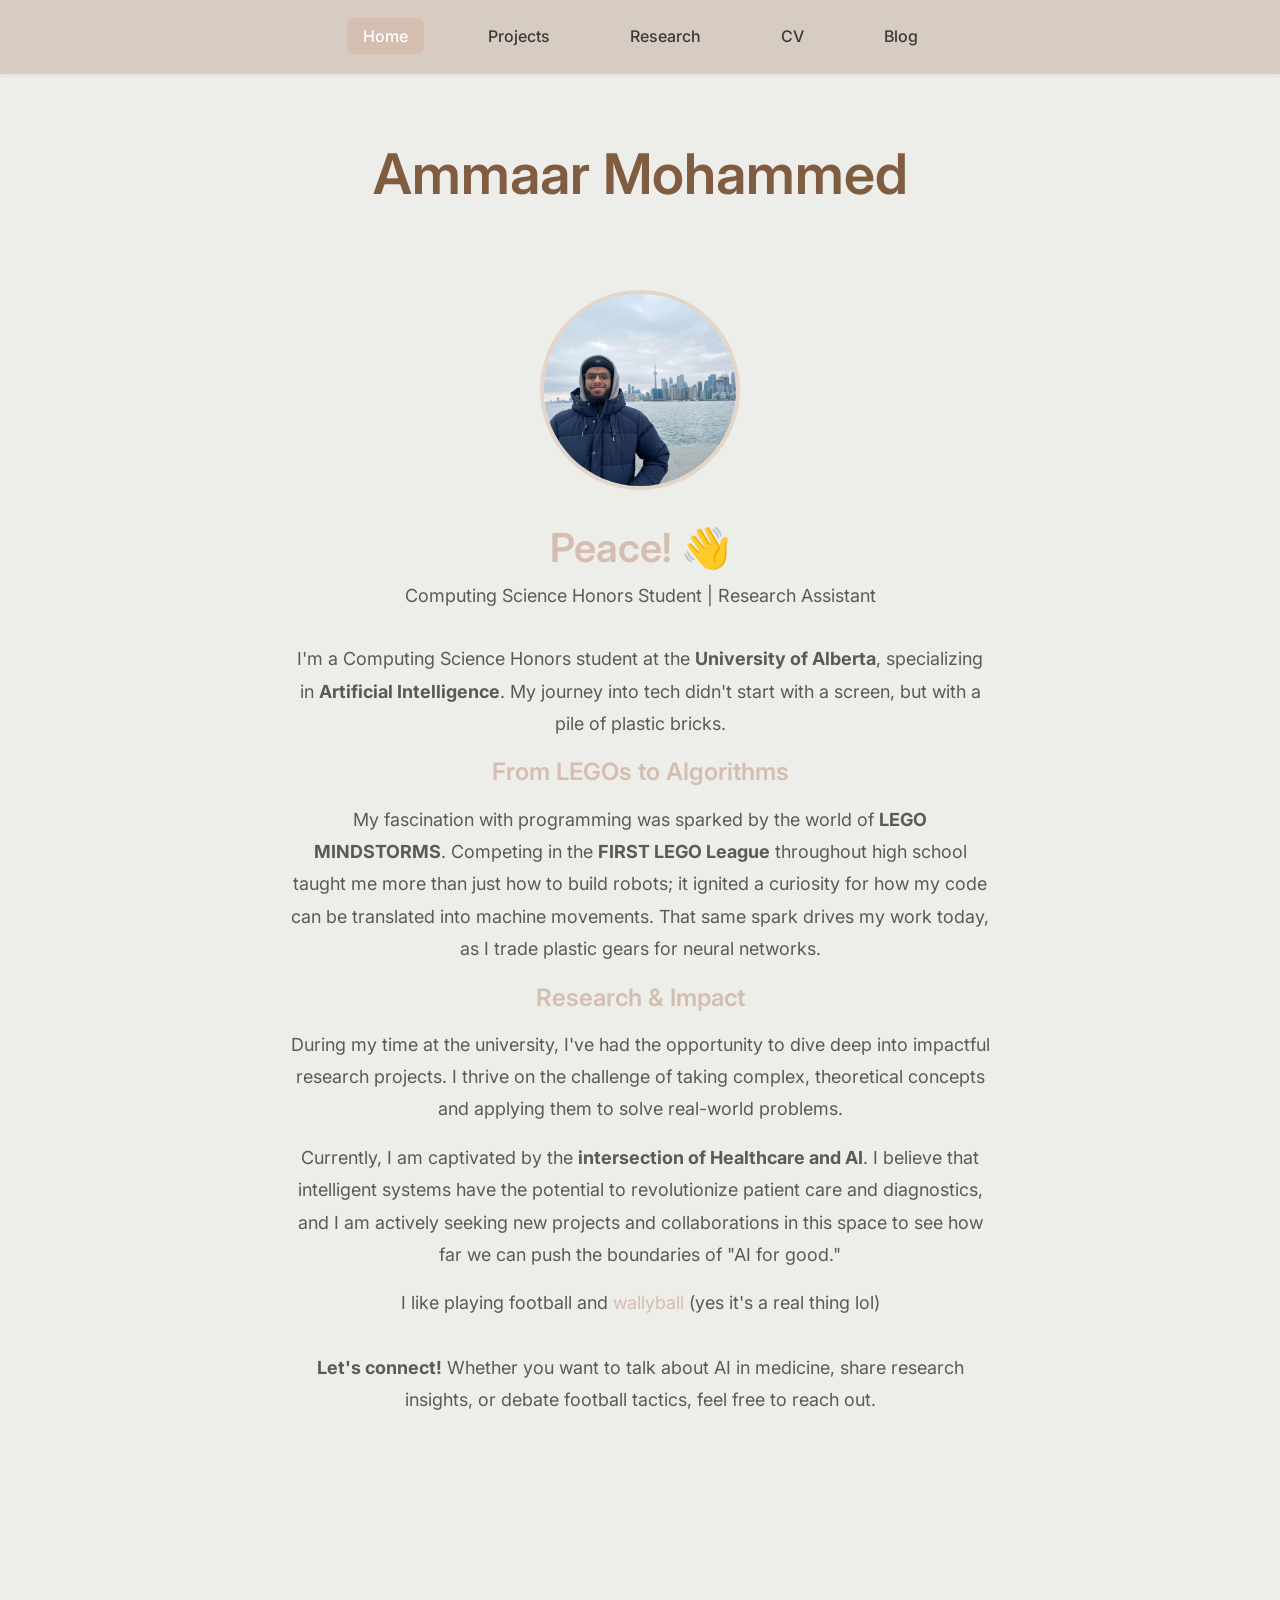
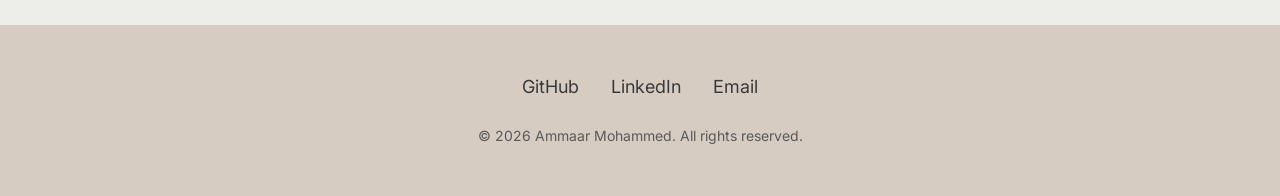
<file: index.html>
<!DOCTYPE html>
<html lang="en">

<head>
    <meta charset="UTF-8">
    <meta name="viewport" content="width=device-width, initial-scale=1.0">
    <title>Ammaar's Portfolio</title>
    <meta name="description" content="Ammaar's Portfolio - Machine Learning Enthusiast and Research Assistant">
    <link rel="icon" type="image/jpeg" href="assets/images/favicon.png">

    <!-- Google Fonts -->
    <link rel="preconnect" href="https://fonts.googleapis.com">
    <link rel="preconnect" href="https://fonts.gstatic.com" crossorigin>
    <link href="https://fonts.googleapis.com/css2?family=Inter:wght@400;500;600&display=swap" rel="stylesheet">

    <!-- Stylesheet -->
    <link rel="stylesheet" href="css/style.css">
</head>

<body>
    <!-- Navigation -->
    <nav>
        <div class="container">
            <ul>
                <li><a href="index.html">Home</a></li>
                <li><a href="projects.html">Projects</a></li>
                <li><a href="research.html">Research</a></li>
                <li><a href="cv.html">CV</a></li>
                <li><a href="blog.html">Blog</a></li>
            </ul>
        </div>
    </nav>

    <!-- Main Content -->
    <main>
        <h1 align="center" style="font-size: 3.5rem; color: #805c41; margin-bottom: 1rem;">Ammaar Mohammed</h1>
        <div class="container">
            <section class="hero">
                <img src="assets/images/profile.jpeg" alt="Ammaar Mohammed" class="profile-image">
                <h1>Peace! 👋</h1>
                <p class="tagline">Computing Science Honors Student | Research Assistant</p>
                <div class="intro">
                    <p>
                        I'm a Computing Science Honors student at the <strong>University of Alberta</strong>,
                        specializing in <strong>Artificial Intelligence</strong>. My journey into tech didn't
                        start with a screen, but with a pile of plastic bricks.
                    </p>

                    <h3>From LEGOs to Algorithms</h3>
                    <p>
                        My fascination with programming was sparked by the world of <strong>LEGO MINDSTORMS</strong>.
                        Competing in the <strong>FIRST LEGO League</strong> throughout high school taught me more
                        than just how to build robots; it ignited a curiosity for how my code can be translated
                        into machine movements. That same spark drives my work today, as I trade plastic gears
                        for neural networks.
                    </p>

                    <h3>Research & Impact</h3>
                    <p>
                        During my time at the university, I've had the opportunity to dive deep into impactful
                        research projects. I thrive on the challenge of taking complex, theoretical concepts and
                        applying them to solve real-world problems.
                    </p>
                    <p>
                        Currently, I am captivated by the <strong>intersection of Healthcare and AI</strong>.
                        I believe that intelligent systems have the potential to revolutionize patient care and
                        diagnostics, and I am actively seeking new projects and collaborations in this space to
                        see how far we can push the boundaries of "AI for good."
                    </p>
                    <p>
                        I like playing football and <a href="https://en.wikipedia.org/wiki/Wallyball"
                            target="_blank">wallyball</a>
                        (yes it's a real thing lol)
                    </p>

                    <p style="margin-top: 2rem;">
                        <strong>Let's connect!</strong> Whether you want to talk about AI in medicine, share research
                        insights, or debate football tactics, feel free to reach out.
                    </p>
                </div>
            </section>
        </div>
    </main>

    <!-- Footer -->
    <footer>
        <div class="container">
            <div class="social-links">
                <a href="https://github.com/ammxar21" target="_blank" aria-label="GitHub">GitHub</a>
                <a href="https://linkedin.com/in/ammaarmoha" target="_blank" aria-label="LinkedIn">LinkedIn</a>
                <a href="mailto:ammaaray@ualberta.ca" aria-label="Email">Email</a>
            </div>
            <p>&copy; 2026 Ammaar Mohammed. All rights reserved.</p>
        </div>
    </footer>

    <!-- JavaScript -->
    <script src="js/main.js"></script>
</body>

</html>
</file>
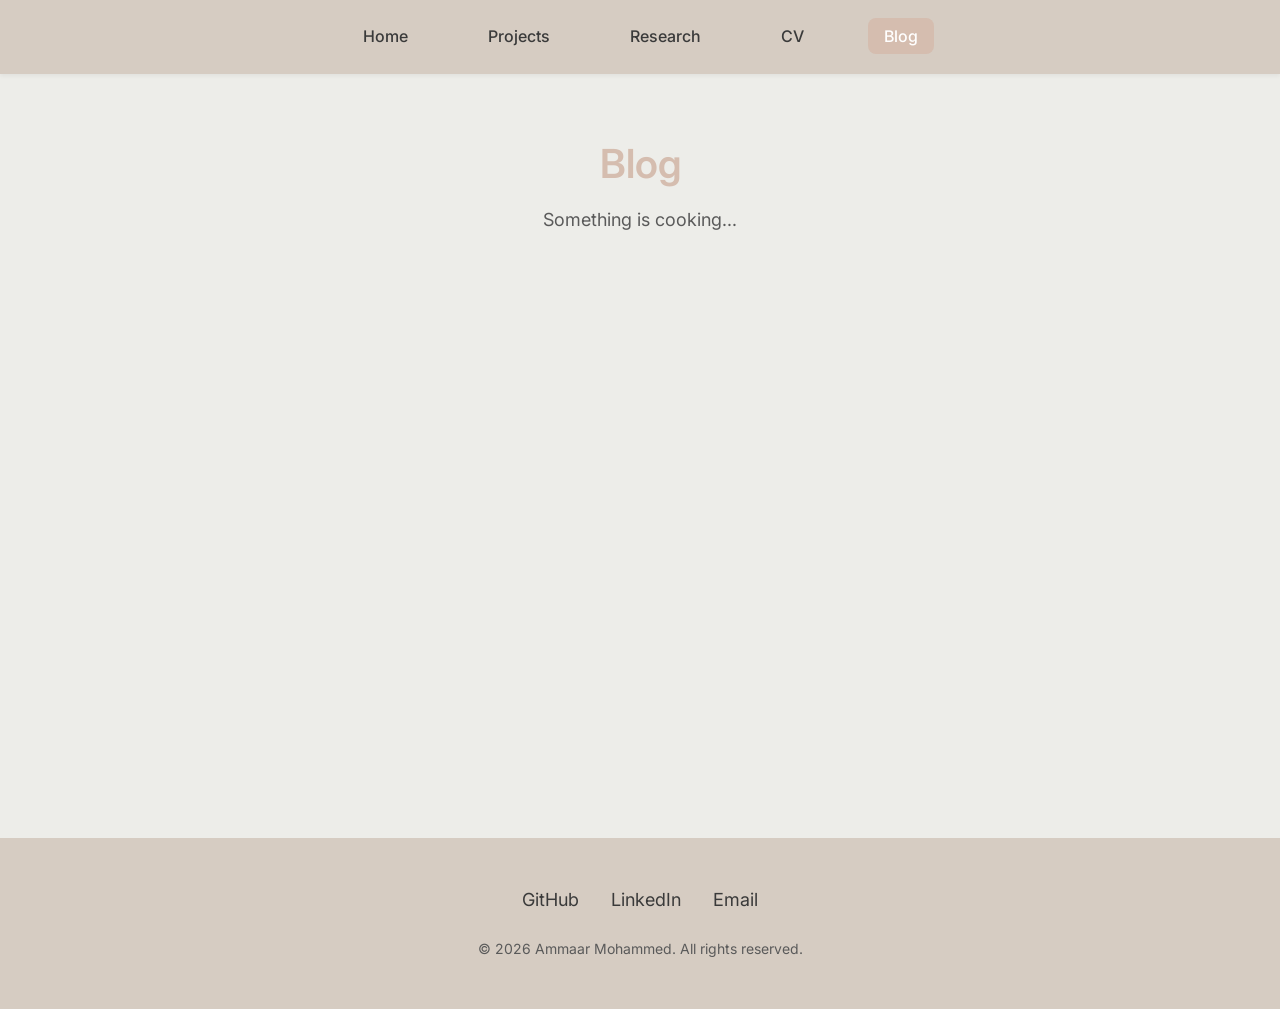
<file: blog.html>
<!DOCTYPE html>
<html lang="en">

<head>
    <meta charset="UTF-8">
    <meta name="viewport" content="width=device-width, initial-scale=1.0">
    <title>Blog</title>
    <meta name="description" content="Blog posts and articles by Ammaar Mohammed">
    <link rel="icon" type="image/jpeg" href="assets/images/favicon.png">

    <!-- Google Fonts -->
    <link rel="preconnect" href="https://fonts.googleapis.com">
    <link rel="preconnect" href="https://fonts.gstatic.com" crossorigin>
    <link href="https://fonts.googleapis.com/css2?family=Inter:wght@400;500;600&display=swap" rel="stylesheet">

    <!-- Stylesheet -->
    <link rel="stylesheet" href="css/style.css">
</head>

<body>
    <!-- Navigation -->
    <nav>
        <div class="container">
            <ul>
                <li><a href="index.html">Home</a></li>
                <li><a href="projects.html">Projects</a></li>
                <li><a href="research.html">Research</a></li>
                <li><a href="cv.html">CV</a></li>
                <li><a href="blog.html">Blog</a></li>
            </ul>
        </div>
    </nav>

    <!-- Main Content -->
    <main>
        <div class="container">
            <div class="page-header">
                <h1>Blog</h1>
                <p>Something is cooking...</p>
            </div>

            <!--<div class="blog-list">
                Blog Post 1 
                <article class="blog-preview">
                    <h2><a href="blog/post1.html">The Future of Artificial Intelligence</a></h2>
                    <p class="blog-meta">January 15, 2026</p>
                    <p class="blog-excerpt">
                        Exploring the latest trends in AI and machine learning, and how they're shaping
                        the future of technology. From large language models to autonomous systems,
                        the field is evolving rapidly.
                    </p>
                    <a href="blog/post1.html" class="read-more">Read more →</a>
                </article>

                Blog Post 2 
                <article class="blog-preview">
                    <h2><a href="blog/post2.html">Building Scalable Web Applications</a></h2>
                    <p class="blog-meta">December 28, 2025</p>
                    <p class="blog-excerpt">
                        A deep dive into best practices for building web applications that can scale
                        to millions of users. Covering architecture patterns, database optimization,
                        and deployment strategies.
                    </p>
                    <a href="blog/post2.html" class="read-more">Read more →</a>
                </article>

                Blog Post 3
                <article class="blog-preview">
                    <h2><a href="blog/post3.html">My Journey into Research</a></h2>
                    <p class="blog-meta">November 10, 2025</p>
                    <p class="blog-excerpt">
                        Reflecting on my path from undergraduate studies to pursuing a Ph.D. in computer
                        science. Lessons learned, challenges faced, and advice for aspiring researchers.
                    </p>
                    <a href="blog/post3.html" class="read-more">Read more →</a>
                </article> -->
        </div>
        </div>
    </main>

    <!-- Footer -->
    <footer>
        <div class="container">
            <div class="social-links">
                <a href="https://github.com/ammxar21" target="_blank" aria-label="GitHub">GitHub</a>
                <a href="https://linkedin.com/in/ammaarmoha" target="_blank" aria-label="LinkedIn">LinkedIn</a>
                <a href="mailto:ammaaray@ualberta.ca" aria-label="Email">Email</a>
            </div>
            <p>&copy; 2026 Ammaar Mohammed. All rights reserved.</p>
        </div>
    </footer>

    <!-- JavaScript -->
    <script src="js/main.js"></script>
</body>

</html>
</file>
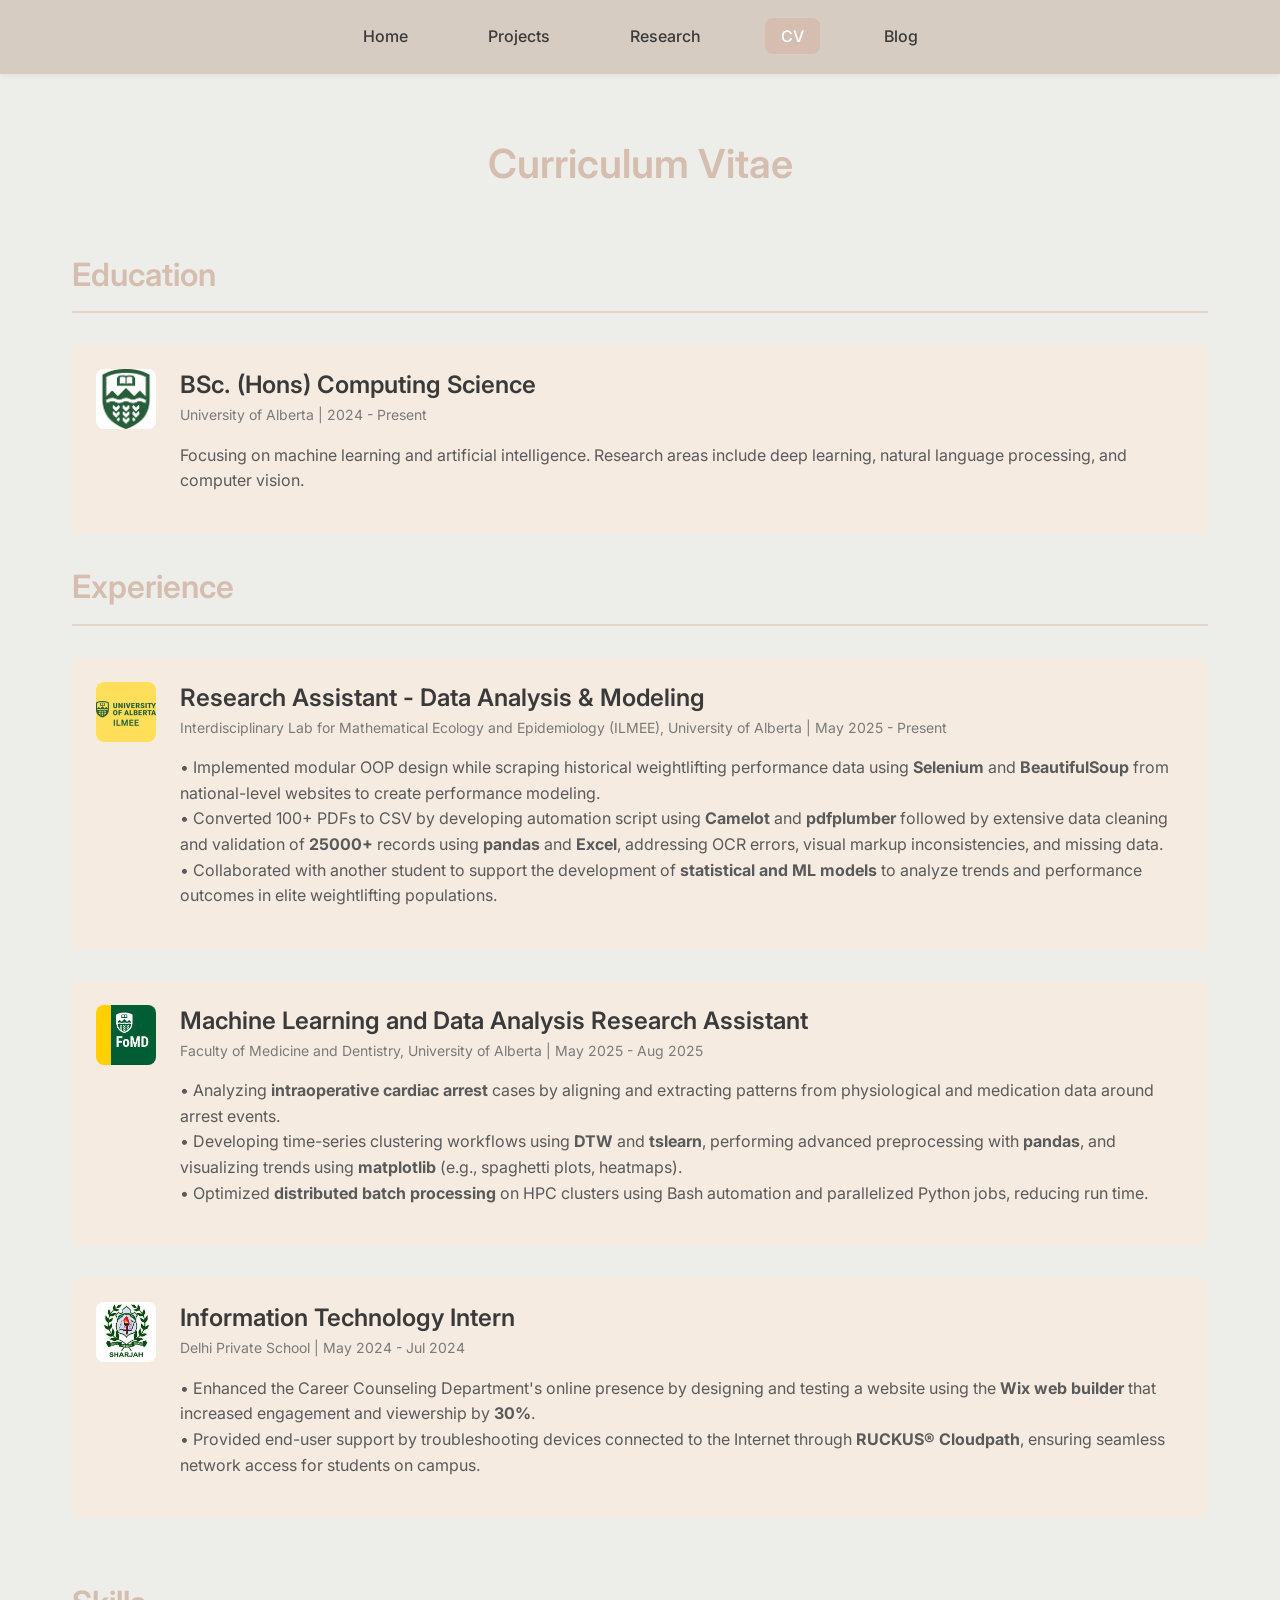
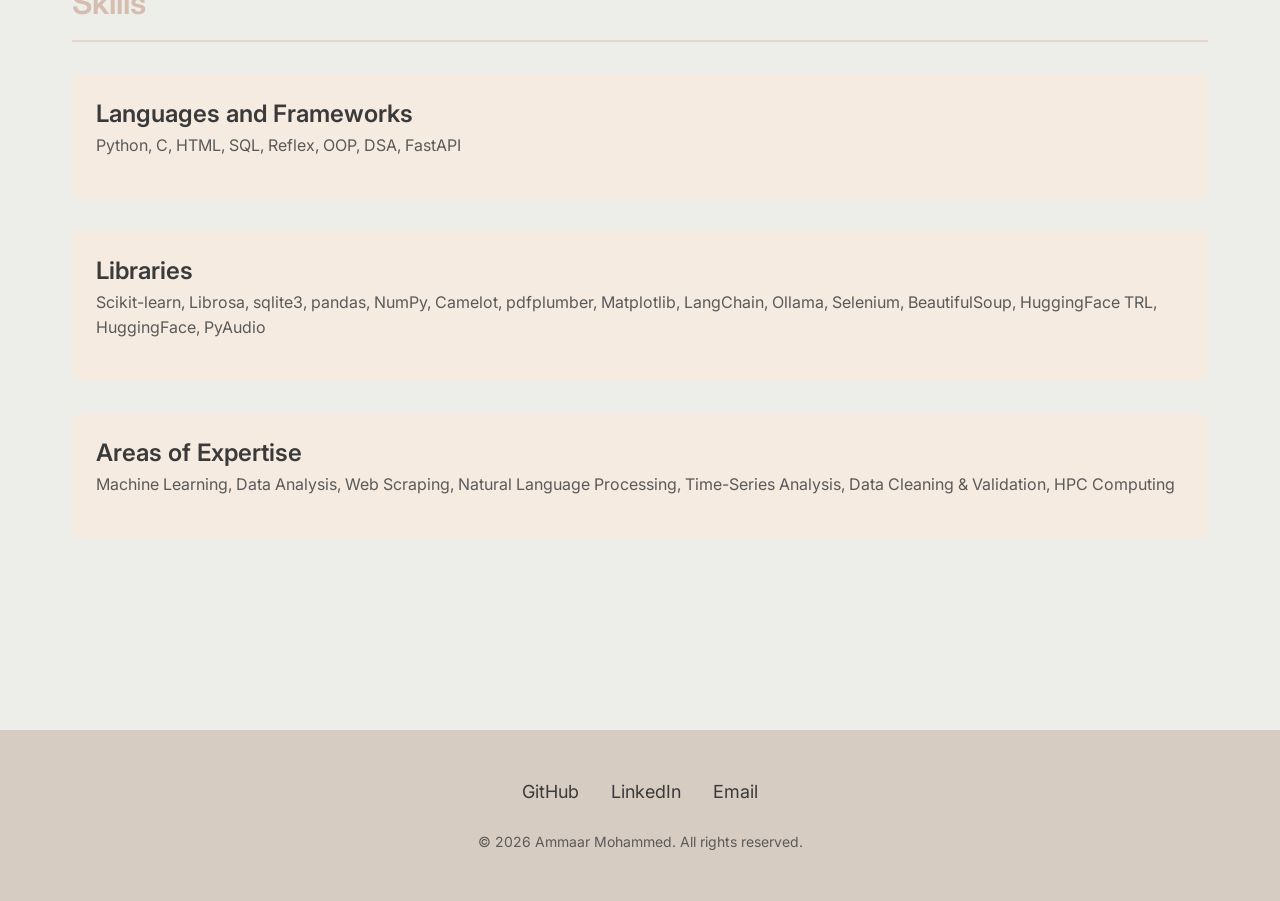
<file: cv.html>
<!DOCTYPE html>
<html lang="en">

<head>
    <meta charset="UTF-8">
    <meta name="viewport" content="width=device-width, initial-scale=1.0">
    <title>CV - Your Name</title>
    <meta name="description" content="Curriculum Vitae of Ammaar Mohammed">
    <link rel="icon" type="image/jpeg" href="assets/images/favicon.png">

    <!-- Google Fonts -->
    <link rel="preconnect" href="https://fonts.googleapis.com">
    <link rel="preconnect" href="https://fonts.gstatic.com" crossorigin>
    <link href="https://fonts.googleapis.com/css2?family=Inter:wght@400;500;600&display=swap" rel="stylesheet">

    <!-- Stylesheet -->
    <link rel="stylesheet" href="css/style.css">
</head>

<body>
    <!-- Navigation -->
    <nav>
        <div class="container">
            <ul>
                <li><a href="index.html">Home</a></li>
                <li><a href="projects.html">Projects</a></li>
                <li><a href="research.html">Research</a></li>
                <li><a href="cv.html">CV</a></li>
                <li><a href="blog.html">Blog</a></li>
            </ul>
        </div>
    </nav>

    <!-- Main Content -->
    <main>
        <div class="container">
            <div class="page-header">
                <h1>Curriculum Vitae</h1>
            </div>

            <!-- Education Section -->
            <section class="cv-section">
                <h2>Education</h2>

                <div class="cv-item">
                    <img src="assets/images/uofa_logo.png" alt="University of Alberta" class="cv-logo">
                    <div class="cv-details">
                        <h3>BSc. (Hons) Computing Science</h3>
                        <p class="cv-meta">University of Alberta | 2024 - Present</p>
                        <p class="cv-description">
                            Focusing on machine learning and artificial intelligence. Research areas include
                            deep learning, natural language processing, and computer vision.
                        </p>
                    </div>
                </div>

                <!-- Experience Section -->
                <section class="cv-section">
                    <h2>Experience</h2>

                    <div class="cv-item">
                        <img src="assets/images/ILMEE_logo.png" alt="ILMEE Lab" class="cv-logo">
                        <div class="cv-details">
                            <h3>Research Assistant - Data Analysis & Modeling</h3>
                            <p class="cv-meta">Interdisciplinary Lab for Mathematical Ecology and Epidemiology (ILMEE),
                                University of Alberta | May 2025 - Present</p>
                            <p class="cv-description">
                                • Implemented modular OOP design while scraping historical weightlifting performance
                                data using <strong>Selenium</strong> and <strong>BeautifulSoup</strong> from
                                national-level websites to create performance modeling.<br>
                                • Converted 100+ PDFs to CSV by developing automation script using
                                <strong>Camelot</strong> and <strong>pdfplumber</strong> followed by extensive data
                                cleaning and validation of <strong>25000+</strong> records using <strong>pandas</strong>
                                and <strong>Excel</strong>, addressing OCR errors, visual markup inconsistencies, and
                                missing data.<br>
                                • Collaborated with another student to support the development of <strong>statistical
                                    and ML models</strong> to analyze trends and performance outcomes in elite
                                weightlifting populations.
                            </p>
                        </div>
                    </div>

                    <div class="cv-item">
                        <img src="assets/images/uofa_fomd.png"
                            alt="Faculty of Medicine & Dentistry, University of Alberta" class="cv-logo">
                        <div class="cv-details">
                            <h3>Machine Learning and Data Analysis Research Assistant</h3>
                            <p class="cv-meta">Faculty of Medicine and Dentistry, University of Alberta | May 2025 - Aug
                                2025</p>
                            <p class="cv-description">
                                • Analyzing <strong>intraoperative cardiac arrest</strong> cases by aligning and
                                extracting patterns from physiological and medication data around arrest events.<br>
                                • Developing time-series clustering workflows using <strong>DTW</strong> and
                                <strong>tslearn</strong>, performing advanced preprocessing with
                                <strong>pandas</strong>, and visualizing trends using <strong>matplotlib</strong> (e.g.,
                                spaghetti plots, heatmaps).<br>
                                • Optimized <strong>distributed batch processing</strong> on HPC clusters using Bash
                                automation and parallelized Python jobs, reducing run time.
                            </p>
                        </div>
                    </div>

                    <div class="cv-item">
                        <img src="assets/images/dps_logo.png" alt="Delhi Private School" class="cv-logo">
                        <div class="cv-details">
                            <h3>Information Technology Intern</h3>
                            <p class="cv-meta">Delhi Private School | May 2024 - Jul 2024</p>
                            <p class="cv-description">
                                • Enhanced the Career Counseling Department's online presence by designing and testing a
                                website using the <strong>Wix web builder</strong> that increased engagement and
                                viewership by <strong>30%</strong>.<br>
                                • Provided end-user support by troubleshooting devices connected to the Internet through
                                <strong>RUCKUS® Cloudpath</strong>, ensuring seamless network access for students on
                                campus.
                            </p>
                        </div>
                    </div>
                </section>

                <!-- Skills Section -->
                <section class="cv-section">
                    <h2>Skills</h2>

                    <div class="cv-item">
                        <div class="cv-details" style="width: 100%;">
                            <h3>Languages and Frameworks</h3>
                            <p class="cv-description">
                                Python, C, HTML, SQL, Reflex, OOP, DSA, FastAPI
                            </p>
                        </div>
                    </div>

                    <div class="cv-item">
                        <div class="cv-details" style="width: 100%;">
                            <h3>Libraries</h3>
                            <p class="cv-description">
                                Scikit-learn, Librosa, sqlite3, pandas, NumPy, Camelot, pdfplumber, Matplotlib,
                                LangChain, Ollama, Selenium, BeautifulSoup, HuggingFace TRL, HuggingFace, PyAudio
                            </p>
                        </div>
                    </div>

                    <div class="cv-item">
                        <div class="cv-details" style="width: 100%;">
                            <h3>Areas of Expertise</h3>
                            <p class="cv-description">
                                Machine Learning, Data Analysis, Web Scraping, Natural Language Processing, Time-Series
                                Analysis, Data Cleaning & Validation, HPC Computing
                            </p>
                        </div>
                    </div>
                </section>
        </div>
    </main>

    <!-- Footer -->
    <footer>
        <div class="container">
            <div class="social-links">
                <a href="https://github.com/ammxar21" target="_blank" aria-label="GitHub">GitHub</a>
                <a href="https://linkedin.com/in/ammaarmoha" target="_blank" aria-label="LinkedIn">LinkedIn</a>
                <a href="mailto:ammaaray@ualberta.ca" aria-label="Email">Email</a>
            </div>
            <p>&copy; 2026 Ammaar Mohammed. All rights reserved.</p>
        </div>
    </footer>

    <!-- JavaScript -->
    <script src="js/main.js"></script>
</body>

</html>
</file>
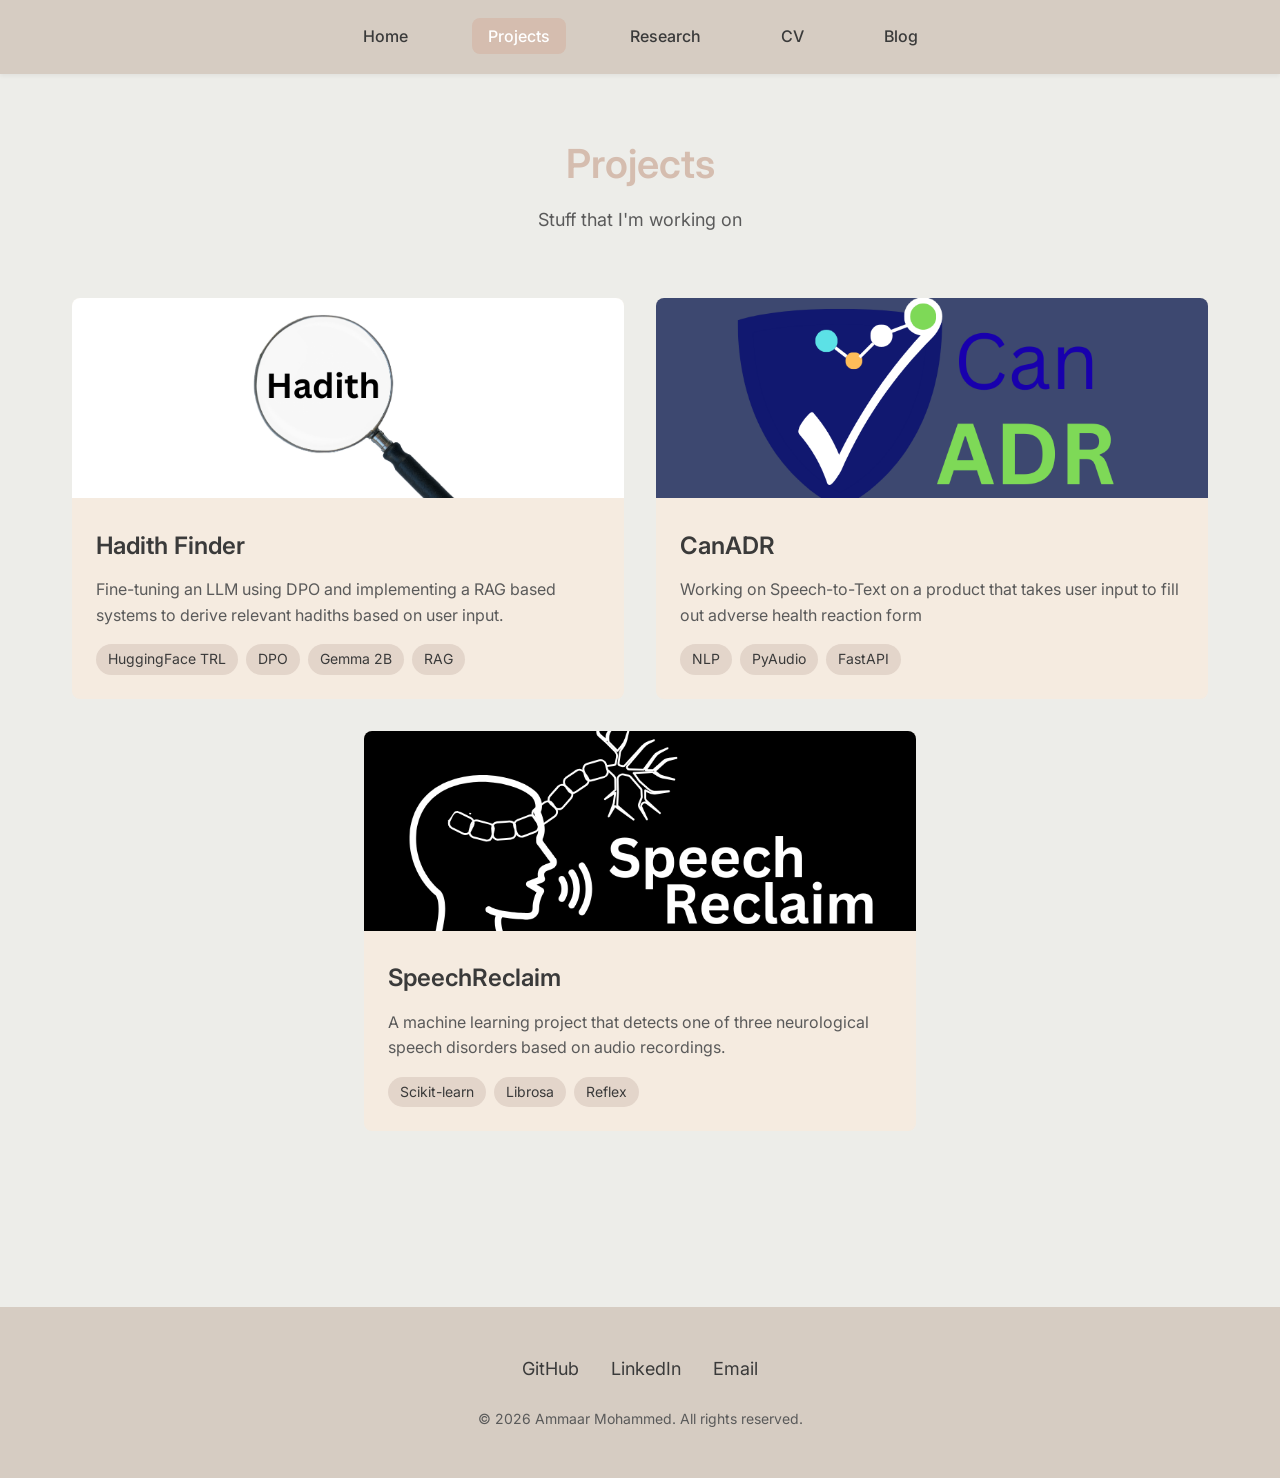
<file: projects.html>
<!DOCTYPE html>
<html lang="en">

<head>
    <meta charset="UTF-8">
    <meta name="viewport" content="width=device-width, initial-scale=1.0">
    <title>Projects - Your Name</title>
    <meta name="description" content="Projects that Ammaar is working on">
    <link rel="icon" type="image/jpeg" href="assets/images/favicon.png">

    <!-- Google Fonts -->
    <link rel="preconnect" href="https://fonts.googleapis.com">
    <link rel="preconnect" href="https://fonts.gstatic.com" crossorigin>
    <link href="https://fonts.googleapis.com/css2?family=Inter:wght@400;500;600&display=swap" rel="stylesheet">

    <!-- Stylesheet -->
    <link rel="stylesheet" href="css/style.css">
</head>

<body>
    <!-- Navigation -->
    <nav>
        <div class="container">
            <ul>
                <li><a href="index.html">Home</a></li>
                <li><a href="projects.html">Projects</a></li>
                <li><a href="research.html">Research</a></li>
                <li><a href="cv.html">CV</a></li>
                <li><a href="blog.html">Blog</a></li>
            </ul>
        </div>
    </nav>

    <!-- Main Content -->
    <main>
        <div class="container">
            <div class="page-header">
                <h1>Projects</h1>
                <p>Stuff that I'm working on</p>
            </div>

            <div class="grid">
                <!-- Project 1 -->
                <div class="card">
                    <img src="assets/images/hadith_finder.png" alt="Project 1" class="card-image">
                    <div class="card-content">
                        <h3>Hadith Finder</h3>
                        <p>Fine-tuning an LLM using DPO and implementing a RAG based systems
                            to derive relevant hadiths based on user input.
                        </p>
                        <div class="card-tags">
                            <span class="tag">HuggingFace TRL</span>
                            <span class="tag">DPO</span>
                            <span class="tag">Gemma 2B</span>
                            <span class="tag">RAG</span>
                        </div>
                    </div>
                </div>

                <!-- Project 2 -->
                <div class="card">
                    <img src="assets/images/canadr_logo.png" alt="Project 2" class="card-image">
                    <div class="card-content">
                        <h3>CanADR</h3>
                        <p>Working on Speech-to-Text on a product that takes user input to fill out adverse health
                            reaction form</p>
                        <div class="card-tags">
                            <span class="tag">NLP</span>
                            <span class="tag">PyAudio</span>
                            <span class="tag">FastAPI</span>
                        </div>
                    </div>
                </div>

                <!-- Project 3 -->
                <div class="card">
                    <img src="assets/images/speechreclaim_logo.png" alt="Project 3" class="card-image">
                    <div class="card-content">
                        <h3>SpeechReclaim</h3>
                        <p>A machine learning project that detects one of three neurological
                            speech disorders based on audio recordings.
                        </p>
                        <div class="card-tags">
                            <span class="tag">Scikit-learn</span>
                            <span class="tag">Librosa</span>
                            <span class="tag">Reflex</span>
                        </div>
                    </div>
                </div>

            </div>
        </div>
    </main>

    <!-- Footer -->
    <footer>
        <div class="container">
            <div class="social-links">
                <a href="https://github.com/ammxar21" target="_blank" aria-label="GitHub">GitHub</a>
                <a href="https://linkedin.com/in/ammaarmoha" target="_blank" aria-label="LinkedIn">LinkedIn</a>
                <a href="mailto:ammaaray@ualberta.ca" aria-label="Email">Email</a>
            </div>
            <p>&copy; 2026 Ammaar Mohammed. All rights reserved.</p>
        </div>
    </footer>

    <!-- JavaScript -->
    <script src="js/main.js"></script>
</body>

</html>
</file>
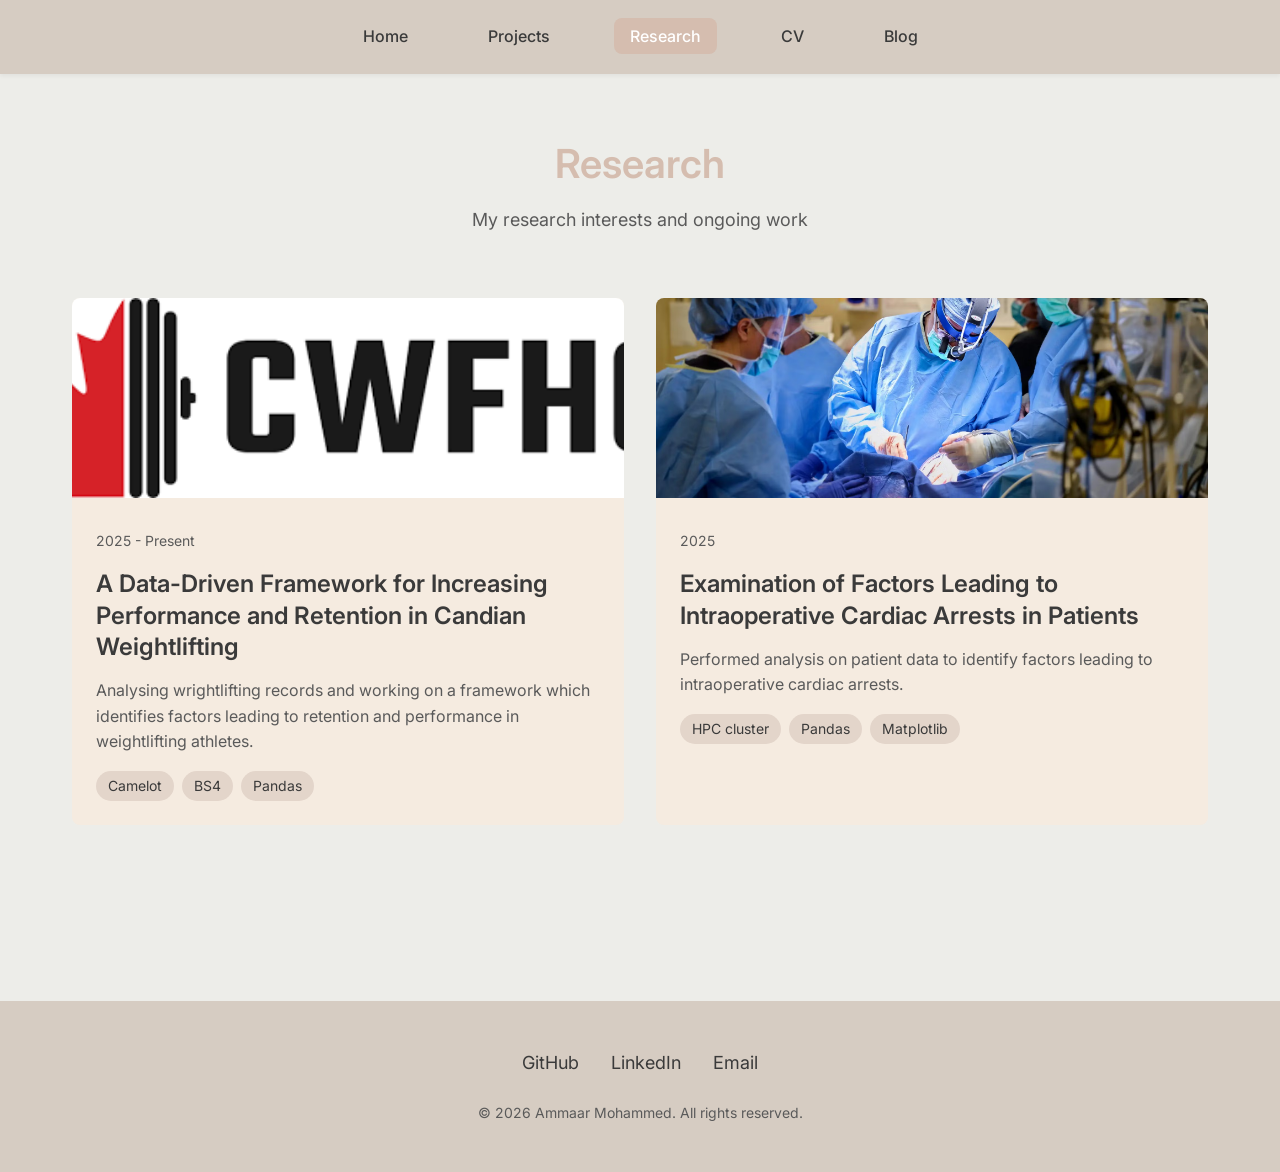
<file: research.html>
<!DOCTYPE html>
<html lang="en">

<head>
    <meta charset="UTF-8">
    <meta name="viewport" content="width=device-width, initial-scale=1.0">
    <title>Research - Your Name</title>
    <meta name="description" content="Research work and findings by Ammaar Mohammed">
    <link rel="icon" type="image/jpeg" href="assets/images/favicon.png">

    <!-- Google Fonts -->
    <link rel="preconnect" href="https://fonts.googleapis.com">
    <link rel="preconnect" href="https://fonts.gstatic.com" crossorigin>
    <link href="https://fonts.googleapis.com/css2?family=Inter:wght@400;500;600&display=swap" rel="stylesheet">

    <!-- Stylesheet -->
    <link rel="stylesheet" href="css/style.css">
</head>

<body>
    <!-- Navigation -->
    <nav>
        <div class="container">
            <ul>
                <li><a href="index.html">Home</a></li>
                <li><a href="projects.html">Projects</a></li>
                <li><a href="research.html">Research</a></li>
                <li><a href="cv.html">CV</a></li>
                <li><a href="blog.html">Blog</a></li>
            </ul>
        </div>
    </nav>

    <!-- Main Content -->
    <main>
        <div class="container">
            <div class="page-header">
                <h1>Research</h1>
                <p>My research interests and ongoing work</p>
            </div>

            <div class="grid">
                <!-- Research Project 1 -->
                <div class="card">
                    <img src="assets/images/weightlifting_logo.png" alt="Research Project 1" class="card-image">
                    <div class="card-content">
                        <p class="card-date">2025 - Present</p>
                        <h3>A Data-Driven Framework for Increasing Performance and Retention
                            in Candian Weightlifting
                        </h3>
                        <p>Analysing wrightlifting records and working on a framework which identifies
                            factors leading to retention and performance in weightlifting athletes.
                        </p>
                        <div class="card-tags">
                            <span class="tag">Camelot</span>
                            <span class="tag">BS4</span>
                            <span class="tag">Pandas</span>
                        </div>
                    </div>
                </div>

                <!-- Research Project 2 -->
                <div class="card">
                    <img src="assets/images/surgery.jpg" alt="Research Project 2" class="card-image">
                    <div class="card-content">
                        <p class="card-date">2025</p>
                        <h3>Examination of Factors Leading to Intraoperative Cardiac Arrests in Patients</h3>
                        <p>Performed analysis on patient data to identify factors leading to intraoperative cardiac
                            arrests.</p>
                        <div class="card-tags">
                            <span class="tag">HPC cluster</span>
                            <span class="tag">Pandas</span>
                            <span class="tag">Matplotlib</span>
                        </div>
                    </div>
                </div>
            </div>
        </div>
    </main>

    <!-- Footer -->
    <footer>
        <div class="container">
            <div class="social-links">
                <a href="https://github.com/ammxar21" target="_blank" aria-label="GitHub">GitHub</a>
                <a href="https://linkedin.com/in/ammaarmoha" target="_blank" aria-label="LinkedIn">LinkedIn</a>
                <a href="mailto:ammaaray@ualberta.ca" aria-label="Email">Email</a>
            </div>
            <p>&copy; 2026 Ammaar Mohammed. All rights reserved.</p>
        </div>
    </footer>

    <!-- JavaScript -->
    <script src="js/main.js"></script>
</body>

</html>
</file>
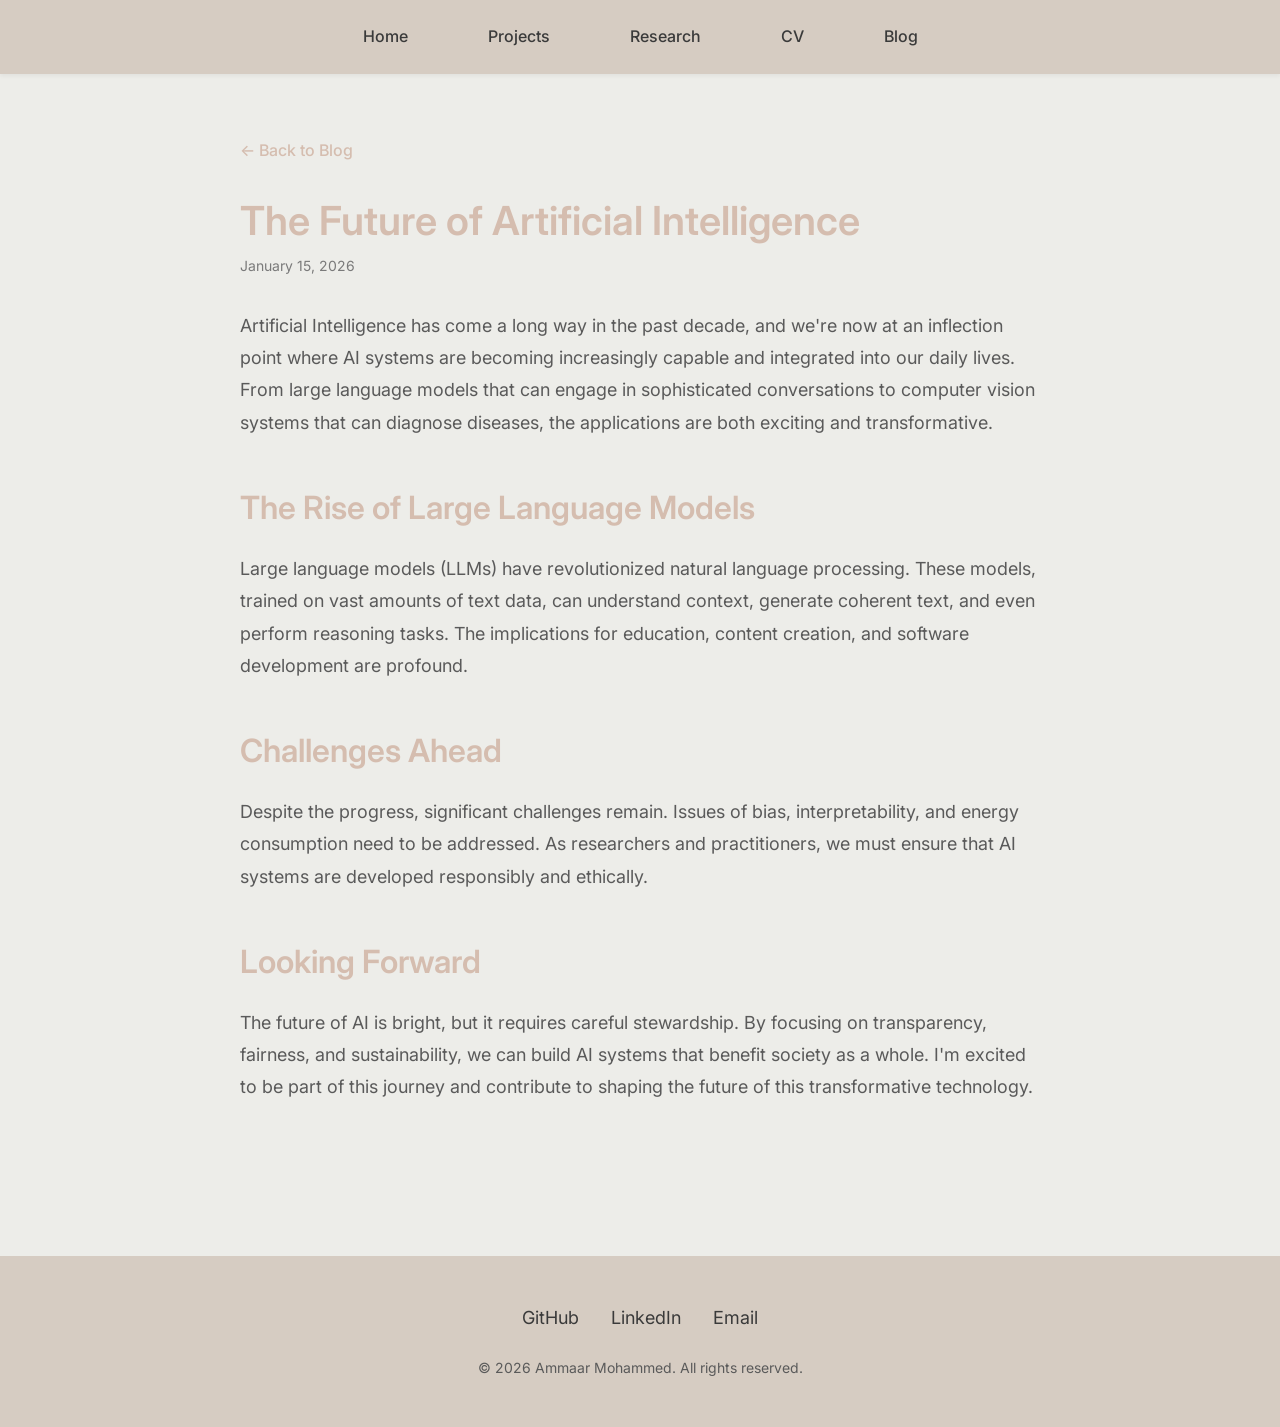
<file: blog/post1.html>
<!DOCTYPE html>
<html lang="en">

<head>
    <meta charset="UTF-8">
    <meta name="viewport" content="width=device-width, initial-scale=1.0">
    <title>The Future of Artificial Intelligence - Ammaar Mohammed</title>
    <meta name="description" content="Exploring the latest trends in AI and machine learning">
    <link rel="icon" type="image/jpeg" href="../assets/images/profile.jpeg">

    <!-- Google Fonts -->
    <link rel="preconnect" href="https://fonts.googleapis.com">
    <link rel="preconnect" href="https://fonts.gstatic.com" crossorigin>
    <link href="https://fonts.googleapis.com/css2?family=Inter:wght@400;500;600&display=swap" rel="stylesheet">

    <!-- Stylesheet -->
    <link rel="stylesheet" href="../css/style.css">
</head>

<body>
    <!-- Navigation -->
    <nav>
        <div class="container">
            <ul>
                <li><a href="../index.html">Home</a></li>
                <li><a href="../projects.html">Projects</a></li>
                <li><a href="../research.html">Research</a></li>
                <li><a href="../cv.html">CV</a></li>
                <li><a href="../blog.html">Blog</a></li>
            </ul>
        </div>
    </nav>

    <!-- Main Content -->
    <main>
        <div class="container">
            <article class="blog-post">
                <a href="../blog.html" class="back-link">← Back to Blog</a>

                <h1>The Future of Artificial Intelligence</h1>
                <p class="blog-meta">January 15, 2026</p>

                <div class="blog-content">
                    <p>
                        Artificial Intelligence has come a long way in the past decade, and we're now at
                        an inflection point where AI systems are becoming increasingly capable and integrated
                        into our daily lives. From large language models that can engage in sophisticated
                        conversations to computer vision systems that can diagnose diseases, the applications
                        are both exciting and transformative.
                    </p>

                    <h2>The Rise of Large Language Models</h2>
                    <p>
                        Large language models (LLMs) have revolutionized natural language processing. These
                        models, trained on vast amounts of text data, can understand context, generate coherent
                        text, and even perform reasoning tasks. The implications for education, content creation,
                        and software development are profound.
                    </p>

                    <h2>Challenges Ahead</h2>
                    <p>
                        Despite the progress, significant challenges remain. Issues of bias, interpretability,
                        and energy consumption need to be addressed. As researchers and practitioners, we must
                        ensure that AI systems are developed responsibly and ethically.
                    </p>

                    <h2>Looking Forward</h2>
                    <p>
                        The future of AI is bright, but it requires careful stewardship. By focusing on
                        transparency, fairness, and sustainability, we can build AI systems that benefit
                        society as a whole. I'm excited to be part of this journey and contribute to
                        shaping the future of this transformative technology.
                    </p>
                </div>
            </article>
        </div>
    </main>

    <!-- Footer -->
    <!-- Footer -->
    <footer>
        <div class="container">
            <div class="social-links">
                <a href="https://github.com/ammxar21" target="_blank" aria-label="GitHub">GitHub</a>
                <a href="https://linkedin.com/in/ammaarmoha" target="_blank" aria-label="LinkedIn">LinkedIn</a>
                <a href="mailto:ammaaray@ualberta.ca" aria-label="Email">Email</a>
            </div>
            <p>&copy; 2026 Ammaar Mohammed. All rights reserved.</p>
        </div>
    </footer>

    <!-- JavaScript -->
    <script src="../js/main.js"></script>
</body>

</html>
</file>
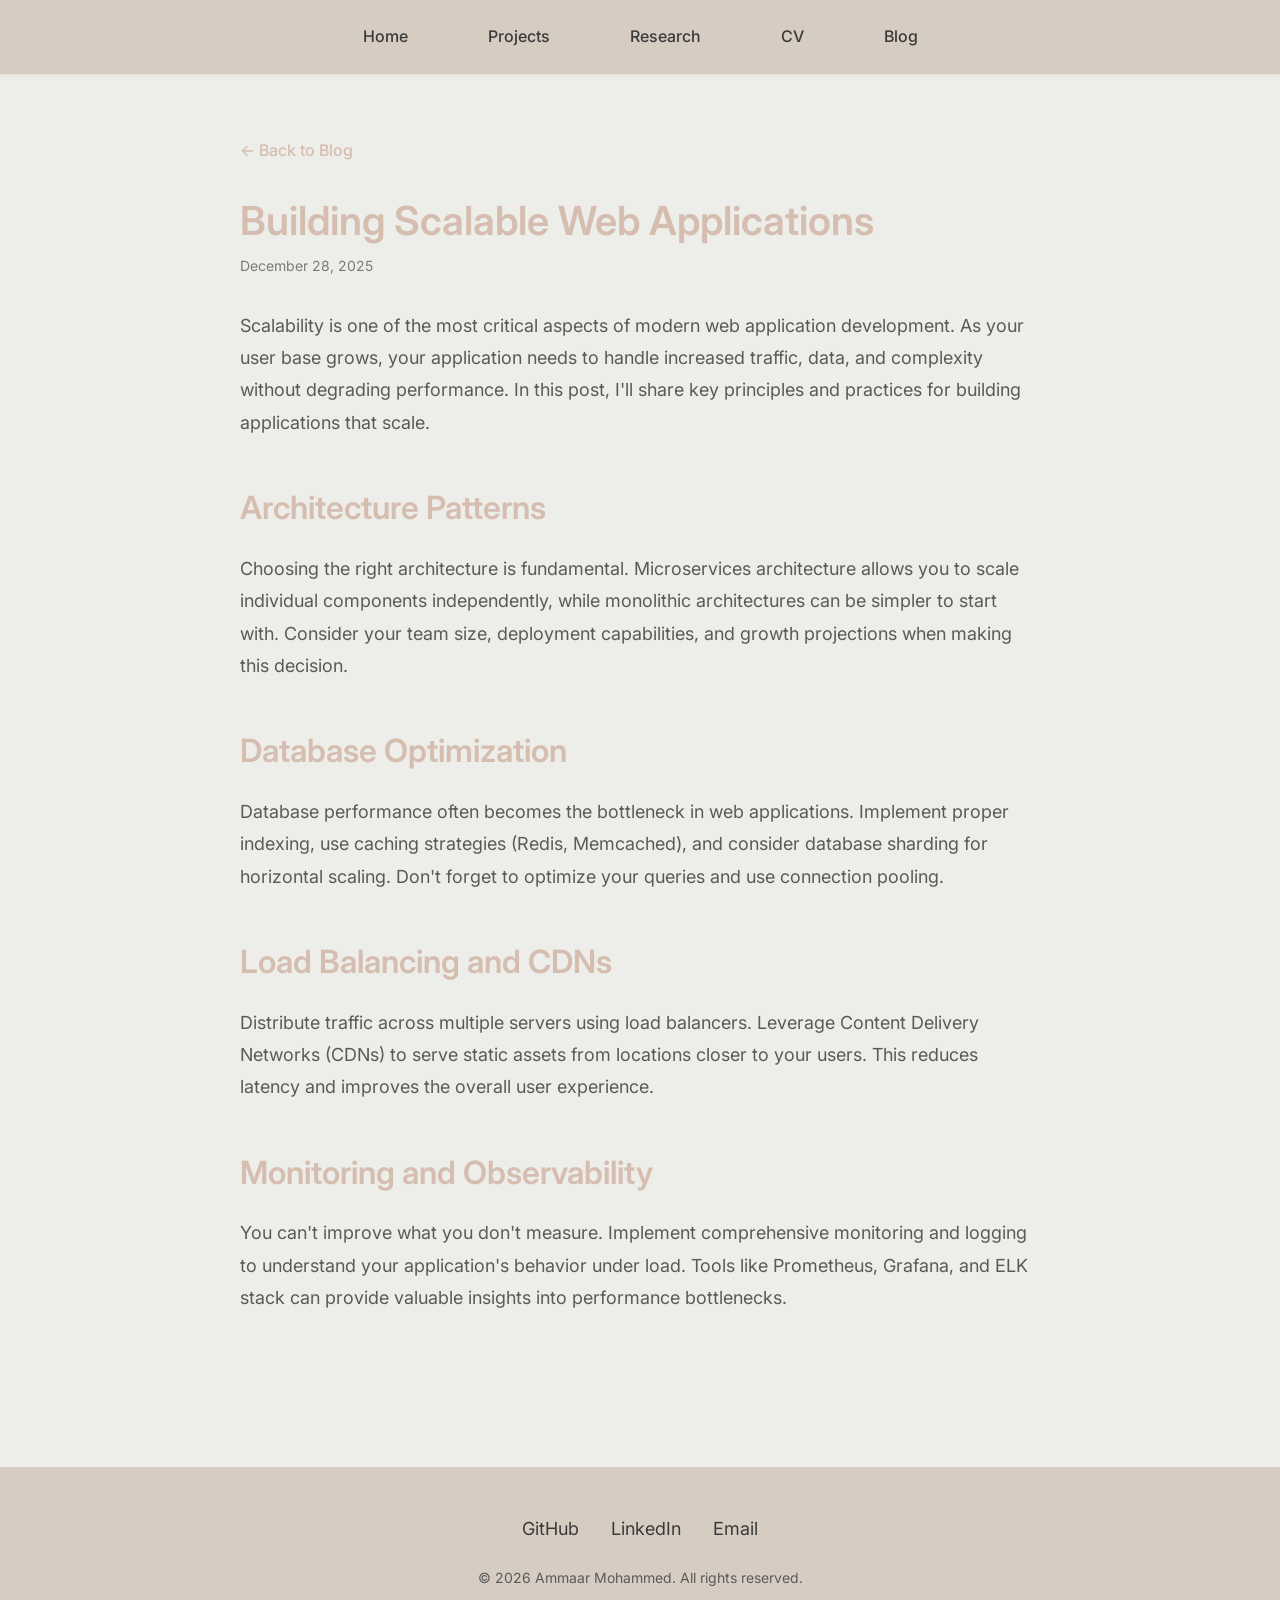
<file: blog/post2.html>
<!DOCTYPE html>
<html lang="en">

<head>
    <meta charset="UTF-8">
    <meta name="viewport" content="width=device-width, initial-scale=1.0">
    <title>Building Scalable Web Applications - Ammaar Mohammed</title>
    <meta name="description" content="Best practices for building scalable web applications">
    <link rel="icon" type="image/jpeg" href="../assets/images/profile.jpeg">

    <!-- Google Fonts -->
    <link rel="preconnect" href="https://fonts.googleapis.com">
    <link rel="preconnect" href="https://fonts.gstatic.com" crossorigin>
    <link href="https://fonts.googleapis.com/css2?family=Inter:wght@400;500;600&display=swap" rel="stylesheet">

    <!-- Stylesheet -->
    <link rel="stylesheet" href="../css/style.css">
</head>

<body>
    <!-- Navigation -->
    <nav>
        <div class="container">
            <ul>
                <li><a href="../index.html">Home</a></li>
                <li><a href="../projects.html">Projects</a></li>
                <li><a href="../research.html">Research</a></li>
                <li><a href="../cv.html">CV</a></li>
                <li><a href="../blog.html">Blog</a></li>
            </ul>
        </div>
    </nav>

    <!-- Main Content -->
    <main>
        <div class="container">
            <article class="blog-post">
                <a href="../blog.html" class="back-link">← Back to Blog</a>

                <h1>Building Scalable Web Applications</h1>
                <p class="blog-meta">December 28, 2025</p>

                <div class="blog-content">
                    <p>
                        Scalability is one of the most critical aspects of modern web application development.
                        As your user base grows, your application needs to handle increased traffic, data, and
                        complexity without degrading performance. In this post, I'll share key principles and
                        practices for building applications that scale.
                    </p>

                    <h2>Architecture Patterns</h2>
                    <p>
                        Choosing the right architecture is fundamental. Microservices architecture allows you
                        to scale individual components independently, while monolithic architectures can be
                        simpler to start with. Consider your team size, deployment capabilities, and growth
                        projections when making this decision.
                    </p>

                    <h2>Database Optimization</h2>
                    <p>
                        Database performance often becomes the bottleneck in web applications. Implement proper
                        indexing, use caching strategies (Redis, Memcached), and consider database sharding for
                        horizontal scaling. Don't forget to optimize your queries and use connection pooling.
                    </p>

                    <h2>Load Balancing and CDNs</h2>
                    <p>
                        Distribute traffic across multiple servers using load balancers. Leverage Content Delivery
                        Networks (CDNs) to serve static assets from locations closer to your users. This reduces
                        latency and improves the overall user experience.
                    </p>

                    <h2>Monitoring and Observability</h2>
                    <p>
                        You can't improve what you don't measure. Implement comprehensive monitoring and logging
                        to understand your application's behavior under load. Tools like Prometheus, Grafana, and
                        ELK stack can provide valuable insights into performance bottlenecks.
                    </p>
                </div>
            </article>
        </div>
    </main>

    <!-- Footer -->
    <footer>
        <div class="container">
            <div class="social-links">
                <a href="https://github.com/ammxar21" target="_blank" aria-label="GitHub">GitHub</a>
                <a href="https://linkedin.com/in/ammaarmoha" target="_blank" aria-label="LinkedIn">LinkedIn</a>
                <a href="mailto:ammaaray@ualberta.ca" aria-label="Email">Email</a>
            </div>
            <p>&copy; 2026 Ammaar Mohammed. All rights reserved.</p>
        </div>
    </footer>

    <!-- JavaScript -->
    <script src="../js/main.js"></script>
</body>

</html>
</file>
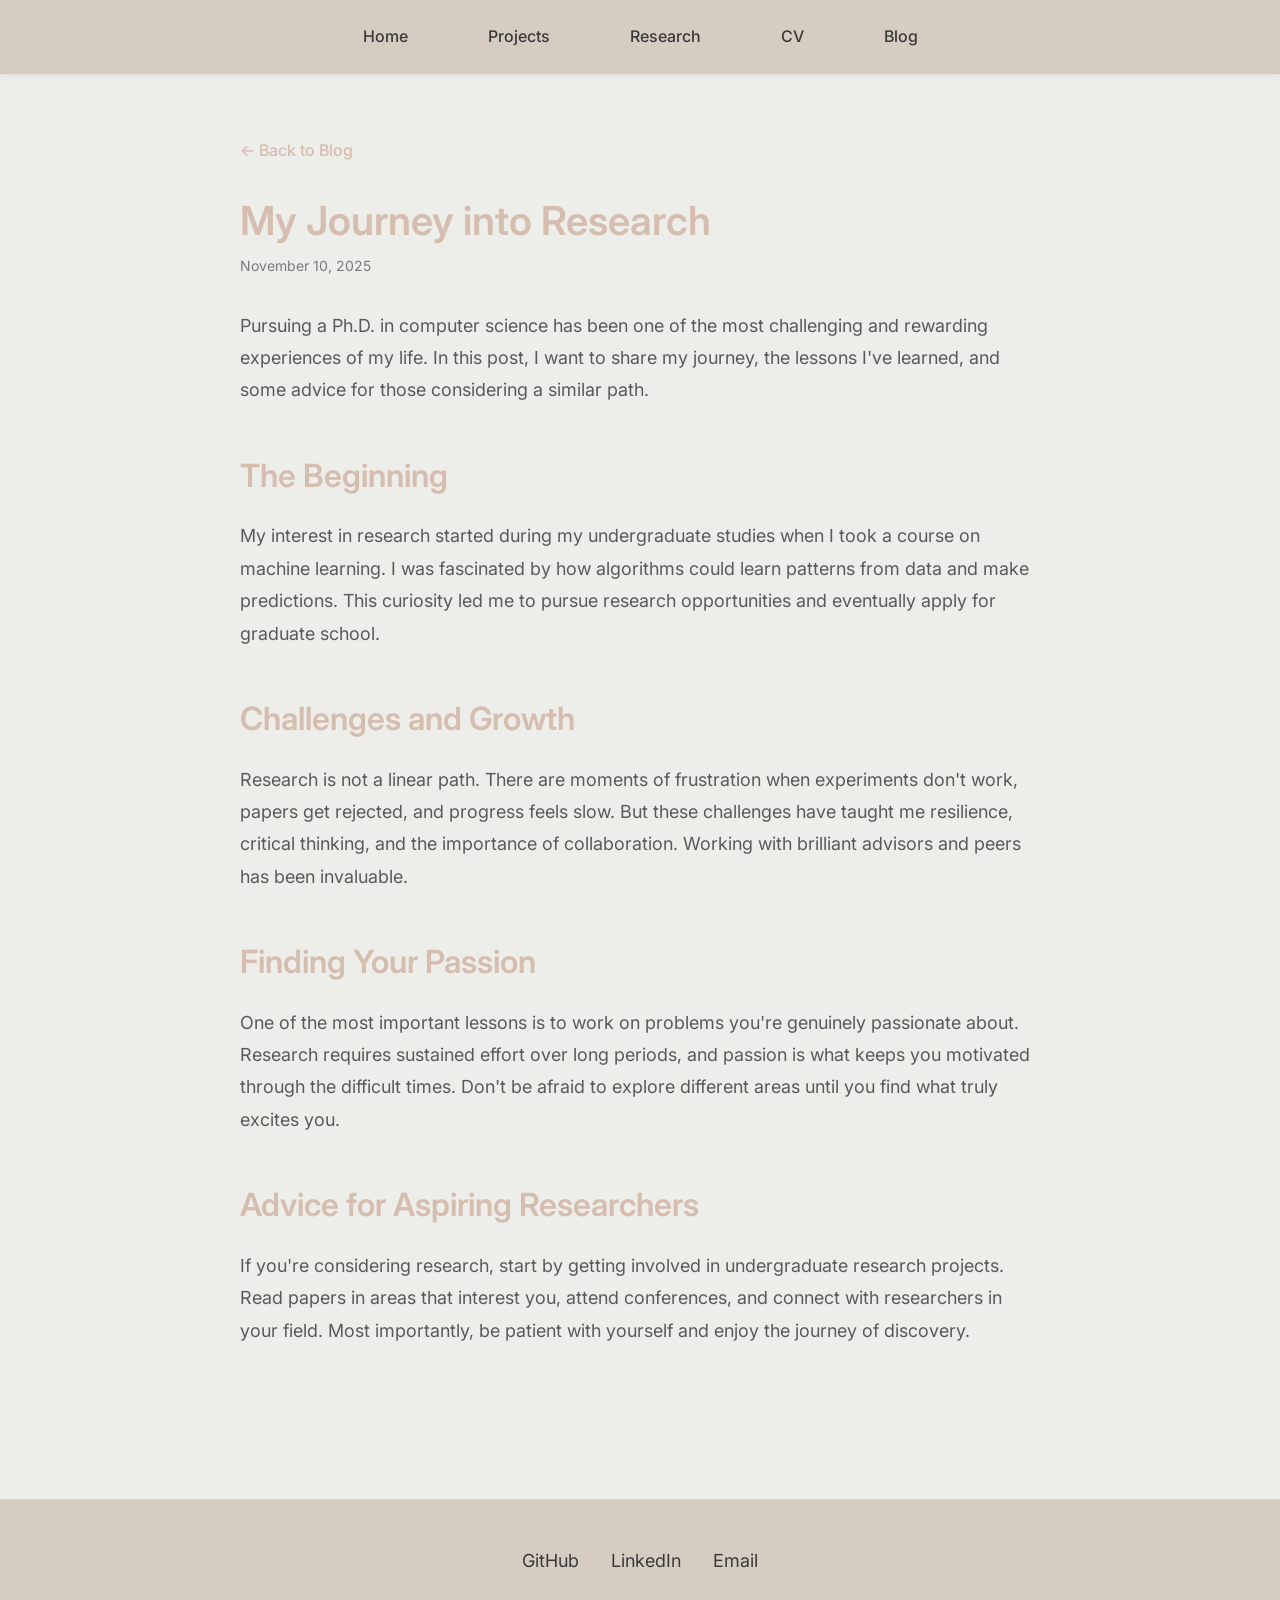
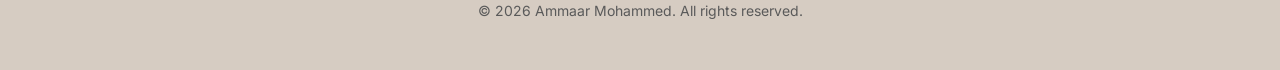
<file: blog/post3.html>
<!DOCTYPE html>
<html lang="en">

<head>
    <meta charset="UTF-8">
    <meta name="viewport" content="width=device-width, initial-scale=1.0">
    <title>My Journey into Research - Ammaar Mohammed</title>
    <meta name="description" content="Reflections on pursuing a Ph.D. in computer science">
    <link rel="icon" type="image/jpeg" href="../assets/images/profile.jpeg">

    <!-- Google Fonts -->
    <link rel="preconnect" href="https://fonts.googleapis.com">
    <link rel="preconnect" href="https://fonts.gstatic.com" crossorigin>
    <link href="https://fonts.googleapis.com/css2?family=Inter:wght@400;500;600&display=swap" rel="stylesheet">

    <!-- Stylesheet -->
    <link rel="stylesheet" href="../css/style.css">
</head>

<body>
    <!-- Navigation -->
    <nav>
        <div class="container">
            <ul>
                <li><a href="../index.html">Home</a></li>
                <li><a href="../projects.html">Projects</a></li>
                <li><a href="../research.html">Research</a></li>
                <li><a href="../cv.html">CV</a></li>
                <li><a href="../blog.html">Blog</a></li>
            </ul>
        </div>
    </nav>

    <!-- Main Content -->
    <main>
        <div class="container">
            <article class="blog-post">
                <a href="../blog.html" class="back-link">← Back to Blog</a>

                <h1>My Journey into Research</h1>
                <p class="blog-meta">November 10, 2025</p>

                <div class="blog-content">
                    <p>
                        Pursuing a Ph.D. in computer science has been one of the most challenging and rewarding
                        experiences of my life. In this post, I want to share my journey, the lessons I've
                        learned, and some advice for those considering a similar path.
                    </p>

                    <h2>The Beginning</h2>
                    <p>
                        My interest in research started during my undergraduate studies when I took a course
                        on machine learning. I was fascinated by how algorithms could learn patterns from data
                        and make predictions. This curiosity led me to pursue research opportunities and
                        eventually apply for graduate school.
                    </p>

                    <h2>Challenges and Growth</h2>
                    <p>
                        Research is not a linear path. There are moments of frustration when experiments don't
                        work, papers get rejected, and progress feels slow. But these challenges have taught me
                        resilience, critical thinking, and the importance of collaboration. Working with
                        brilliant advisors and peers has been invaluable.
                    </p>

                    <h2>Finding Your Passion</h2>
                    <p>
                        One of the most important lessons is to work on problems you're genuinely passionate
                        about. Research requires sustained effort over long periods, and passion is what keeps
                        you motivated through the difficult times. Don't be afraid to explore different areas
                        until you find what truly excites you.
                    </p>

                    <h2>Advice for Aspiring Researchers</h2>
                    <p>
                        If you're considering research, start by getting involved in undergraduate research
                        projects. Read papers in areas that interest you, attend conferences, and connect with
                        researchers in your field. Most importantly, be patient with yourself and enjoy the
                        journey of discovery.
                    </p>
                </div>
            </article>
        </div>
    </main>

    <!-- Footer -->
    <footer>
        <div class="container">
            <div class="social-links">
                <a href="https://github.com/ammxar21" target="_blank" aria-label="GitHub">GitHub</a>
                <a href="https://linkedin.com/in/ammaarmoha" target="_blank" aria-label="LinkedIn">LinkedIn</a>
                <a href="mailto:ammaaray@ualberta.ca" aria-label="Email">Email</a>
            </div>
            <p>&copy; 2026 Ammaar Mohammed. All rights reserved.</p>
        </div>
    </footer>

    <!-- JavaScript -->
    <script src="../js/main.js"></script>
</body>

</html>
</file>
<file: css/style.css>
/* ===================================
   CSS RESET & BASE STYLES
   =================================== */

* {
    margin: 0;
    padding: 0;
    box-sizing: border-box;
}

/* ===================================
   CSS CUSTOM PROPERTIES (DESIGN TOKENS)
   =================================== */

:root {
    /* Warm Color Palette */
    --color-bg-primary: #edede9;
    --color-bg-secondary: #d6ccc2;
    --color-bg-card: #f5ebe0;
    --color-border: #e3d5ca;
    --color-accent: #d5bdaf;
    --color-text-primary: #3a3a3a;
    --color-text-secondary: #5a5a5a;
    --color-text-light: #7a7a7a;

    /* Spacing */
    --spacing-xs: 0.5rem;
    --spacing-sm: 1rem;
    --spacing-md: 1.5rem;
    --spacing-lg: 2rem;
    --spacing-xl: 3rem;
    --spacing-xxl: 4rem;

    /* Typography */
    --font-family: 'Inter', -apple-system, BlinkMacSystemFont, 'Segoe UI', sans-serif;
    --font-size-base: 16px;
    --font-size-sm: 0.875rem;
    --font-size-md: 1rem;
    --font-size-lg: 1.125rem;
    --font-size-xl: 1.5rem;
    --font-size-xxl: 2rem;
    --font-size-xxxl: 2.5rem;
    --line-height-base: 1.6;
    --line-height-heading: 1.3;

    /* Layout */
    --max-width: 1200px;
    --border-radius: 8px;

    /* Transitions */
    --transition-speed: 0.3s;
}

/* ===================================
   TYPOGRAPHY
   =================================== */

body {
    font-family: var(--font-family);
    font-size: var(--font-size-base);
    line-height: var(--line-height-base);
    color: var(--color-text-primary);
    background-color: var(--color-bg-primary);
    -webkit-font-smoothing: antialiased;
    -moz-osx-font-smoothing: grayscale;
}

h1,
h2,
h3,
h4,
h5,
h6 {
    line-height: var(--line-height-heading);
    color: var(--color-accent);
    font-weight: 600;
    margin-bottom: var(--spacing-sm);
}

h1 {
    font-size: var(--font-size-xxxl);
}

h2 {
    font-size: var(--font-size-xxl);
}

h3 {
    font-size: var(--font-size-xl);
}

p {
    margin-bottom: var(--spacing-sm);
}

a {
    color: var(--color-accent);
    text-decoration: none;
    transition: opacity var(--transition-speed);
}

a:hover {
    opacity: 0.7;
}

/* ===================================
   LAYOUT
   =================================== */

.container {
    max-width: var(--max-width);
    margin: 0 auto;
    padding: 0 var(--spacing-lg);
}

main {
    min-height: calc(100vh - 200px);
    padding: var(--spacing-xxl) 0;
}

/* ===================================
   NAVIGATION
   =================================== */

nav {
    background-color: var(--color-bg-secondary);
    padding: var(--spacing-md) 0;
    position: sticky;
    top: 0;
    z-index: 100;
    box-shadow: 0 2px 4px rgba(0, 0, 0, 0.05);
}

nav .container {
    display: flex;
    justify-content: center;
    align-items: center;
}

nav ul {
    list-style: none;
    display: flex;
    gap: var(--spacing-xl);
}

nav a {
    color: var(--color-text-primary);
    font-weight: 500;
    padding: var(--spacing-xs) var(--spacing-sm);
    border-radius: var(--border-radius);
    transition: background-color var(--transition-speed), color var(--transition-speed);
}

nav a:hover,
nav a.active {
    background-color: var(--color-accent);
    color: white;
}

/* ===================================
   FOOTER
   =================================== */

footer {
    background-color: var(--color-bg-secondary);
    padding: var(--spacing-xl) 0;
    margin-top: var(--spacing-xxl);
    text-align: center;
}

.social-links {
    display: flex;
    justify-content: center;
    gap: var(--spacing-lg);
    margin-bottom: var(--spacing-md);
}

.social-links a {
    color: var(--color-text-primary);
    font-size: var(--font-size-lg);
    transition: color var(--transition-speed);
}

.social-links a:hover {
    color: var(--color-accent);
    opacity: 1;
}

footer p {
    color: var(--color-text-secondary);
    font-size: var(--font-size-sm);
    margin: 0;
}

/* ===================================
   LANDING PAGE
   =================================== */

.hero {
    text-align: center;
    padding: var(--spacing-xxl) 0;
}

.profile-image {
    width: 200px;
    height: 200px;
    border-radius: 50%;
    object-fit: cover;
    margin: 0 auto var(--spacing-lg);
    display: block;
    border: 4px solid var(--color-border);
}

.hero h1 {
    margin-bottom: var(--spacing-xs);
}

.hero .tagline {
    font-size: var(--font-size-lg);
    color: var(--color-text-secondary);
    margin-bottom: var(--spacing-lg);
}

.hero .intro {
    max-width: 700px;
    margin: 0 auto;
    color: var(--color-text-secondary);
    font-size: var(--font-size-lg);
    line-height: 1.8;
}

/* ===================================
   GRID LAYOUTS (PROJECTS & RESEARCH)
   =================================== */

.page-header {
    text-align: center;
    margin-bottom: var(--spacing-xxl);
}

.page-header h1 {
    margin-bottom: var(--spacing-sm);
}

.page-header p {
    color: var(--color-text-secondary);
    font-size: var(--font-size-lg);
}

.grid {
    display: grid;
    grid-template-columns: repeat(2, 1fr);
    gap: var(--spacing-lg);
    margin-bottom: var(--spacing-xl);
}

/* Center the 3rd card when there are only 3 cards */
.grid .card:nth-child(3):last-child {
    grid-column: 1 / -1;
    max-width: calc(50% - var(--spacing-lg) / 2);
    margin: 0 auto;
}


.card {
    background-color: var(--color-bg-card);
    border-radius: var(--border-radius);
    overflow: hidden;
    transition: transform var(--transition-speed), box-shadow var(--transition-speed);
}

.card:hover {
    transform: translateY(-4px);
    box-shadow: 0 4px 12px rgba(0, 0, 0, 0.1);
}

.card-image {
    width: 100%;
    height: 200px;
    object-fit: cover;
    background-color: var(--color-border);
}

.card-content {
    padding: var(--spacing-md);
}

.card-content h3 {
    margin-bottom: var(--spacing-sm);
    color: var(--color-text-primary);
}

.card-content p {
    color: var(--color-text-secondary);
    margin-bottom: var(--spacing-sm);
}

.card-tags {
    display: flex;
    flex-wrap: wrap;
    gap: var(--spacing-xs);
    margin-top: var(--spacing-sm);
}

.tag {
    background-color: var(--color-border);
    color: var(--color-text-primary);
    padding: 0.25rem 0.75rem;
    border-radius: 20px;
    font-size: var(--font-size-sm);
}

.card-date {
    color: var(--color-text-light);
    font-size: var(--font-size-sm);
    margin-bottom: var(--spacing-xs);
}

/* ===================================
   CV PAGE
   =================================== */

.cv-section {
    margin-bottom: var(--spacing-xxl);
}

.cv-section h2 {
    margin-bottom: var(--spacing-lg);
    padding-bottom: var(--spacing-sm);
    border-bottom: 2px solid var(--color-border);
}

.cv-item {
    display: flex;
    gap: var(--spacing-md);
    margin-bottom: var(--spacing-lg);
    padding: var(--spacing-md);
    background-color: var(--color-bg-card);
    border-radius: var(--border-radius);
}

.cv-logo {
    width: 60px;
    height: 60px;
    object-fit: contain;
    flex-shrink: 0;
    background-color: white;
    border-radius: var(--border-radius);
}

.cv-details h3 {
    color: var(--color-text-primary);
    margin-bottom: 0.25rem;
}

.cv-meta {
    color: var(--color-text-light);
    font-size: var(--font-size-sm);
    margin-bottom: var(--spacing-sm);
}

.cv-description {
    color: var(--color-text-secondary);
}

/* ===================================
   BLOG
   =================================== */

.blog-list {
    max-width: 800px;
    margin: 0 auto;
}

.blog-preview {
    background-color: var(--color-bg-card);
    padding: var(--spacing-lg);
    border-radius: var(--border-radius);
    margin-bottom: var(--spacing-lg);
    transition: transform var(--transition-speed), box-shadow var(--transition-speed);
}

.blog-preview:hover {
    transform: translateY(-2px);
    box-shadow: 0 4px 12px rgba(0, 0, 0, 0.1);
}

.blog-preview h2 {
    margin-bottom: var(--spacing-xs);
}

.blog-preview h2 a {
    color: var(--color-text-primary);
}

.blog-preview h2 a:hover {
    color: var(--color-accent);
}

.blog-meta {
    color: var(--color-text-light);
    font-size: var(--font-size-sm);
    margin-bottom: var(--spacing-sm);
}

.blog-excerpt {
    color: var(--color-text-secondary);
    margin-bottom: var(--spacing-sm);
}

.read-more {
    color: var(--color-accent);
    font-weight: 500;
}

/* Blog Post Page */

.blog-post {
    max-width: 800px;
    margin: 0 auto;
}

.blog-post h1 {
    margin-bottom: var(--spacing-xs);
}

.blog-post .blog-meta {
    margin-bottom: var(--spacing-lg);
}

.blog-content {
    color: var(--color-text-secondary);
    font-size: var(--font-size-lg);
    line-height: 1.8;
}

.blog-content h2 {
    margin-top: var(--spacing-xl);
    margin-bottom: var(--spacing-md);
}

.blog-content p {
    margin-bottom: var(--spacing-md);
}

.back-link {
    display: inline-block;
    margin-bottom: var(--spacing-lg);
    color: var(--color-accent);
    font-weight: 500;
}

.back-link:hover {
    opacity: 0.7;
}

/* ===================================
   RESPONSIVE DESIGN
   =================================== */

@media (max-width: 768px) {
    :root {
        --font-size-xxxl: 2rem;
        --font-size-xxl: 1.5rem;
        --font-size-xl: 1.25rem;
    }

    nav ul {
        gap: var(--spacing-md);
    }

    nav a {
        font-size: var(--font-size-sm);
        padding: var(--spacing-xs);
    }

    .grid {
        grid-template-columns: 1fr;
    }

    .profile-image {
        width: 150px;
        height: 150px;
    }

    .social-links {
        gap: var(--spacing-md);
    }

    main {
        padding: var(--spacing-lg) 0;
    }
}

@media (max-width: 480px) {
    nav ul {
        flex-wrap: wrap;
        gap: var(--spacing-sm);
        justify-content: center;
    }

    .cv-item {
        flex-direction: column;
        align-items: center;
        text-align: center;
    }
}

/* ===================================
   UTILITY CLASSES
   =================================== */

.text-center {
    text-align: center;
}

.mb-sm {
    margin-bottom: var(--spacing-sm);
}

.mb-md {
    margin-bottom: var(--spacing-md);
}

.mb-lg {
    margin-bottom: var(--spacing-lg);
}

.mt-lg {
    margin-top: var(--spacing-lg);
}
</file>
